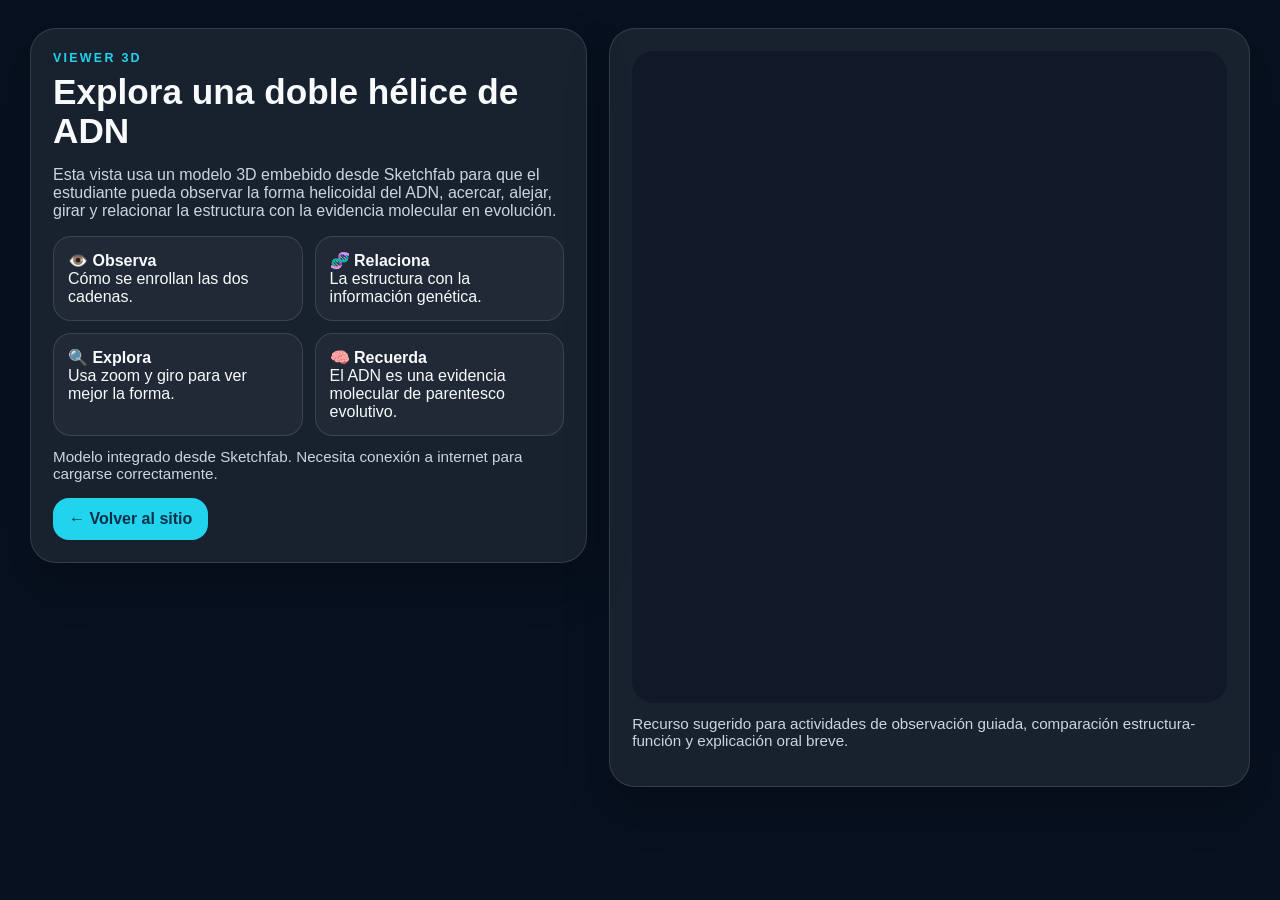
<file: viewer3d/index.html>
<!DOCTYPE html>
<html lang="es">
<head>
  <meta charset="UTF-8">
  <meta name="viewport" content="width=device-width, initial-scale=1.0">
  <title>Viewer 3D | ADN en Sketchfab</title>
  <style>
    :root{
      --bg:#07111f;
      --surface:rgba(255,255,255,.07);
      --line:rgba(255,255,255,.12);
      --text:#f8fafc;
      --muted:#cbd5e1;
      --primary:#22d3ee;
      --secondary:#34d399;
      --shadow:0 22px 44px rgba(0,0,0,.24);
    }
    *{box-sizing:border-box}
    body{margin:0;font-family:Inter,Arial,sans-serif;background:var(--bg);color:var(--text)}
    .wrap{width:min(1220px,calc(100% - 32px));margin:0 auto;padding:28px 0}
    .hero{display:grid;grid-template-columns:1fr 1.15fr;gap:22px;align-items:start}
    .panel{background:var(--surface);border:1px solid var(--line);border-radius:26px;padding:22px;box-shadow:var(--shadow)}
    .eyebrow{margin:0 0 8px;color:var(--primary);font-weight:900;text-transform:uppercase;letter-spacing:.18em;font-size:.78rem}
    h1{margin:0 0 14px;font-size:2.2rem;line-height:1.1}
    p{color:var(--muted)}
    ul{padding-left:18px;color:var(--muted)}
    .btn{display:inline-flex;text-decoration:none;background:var(--primary);color:#082f49;padding:12px 16px;border-radius:16px;font-weight:800}
    .frame-wrap{position:relative;border-radius:22px;overflow:hidden;background:#111827;min-height:72vh}
    iframe{width:100%;height:72vh;border:0}
    .caption{margin-top:12px;font-size:.95rem;color:var(--muted)}
    .tip-grid{display:grid;grid-template-columns:repeat(2,1fr);gap:12px;margin-top:16px}
    .tip{border:1px solid var(--line);background:rgba(255,255,255,.04);border-radius:18px;padding:14px}
    @media (max-width: 900px){
      .hero{grid-template-columns:1fr}
      .frame-wrap, iframe{min-height:58vh;height:58vh}
      .tip-grid{grid-template-columns:1fr}
    }
  </style>
</head>
<body>
  <div class="wrap">
    <div class="hero">
      <section class="panel">
        <p class="eyebrow">Viewer 3D</p>
        <h1>Explora una doble hélice de ADN</h1>
        <p>
          Esta vista usa un modelo 3D embebido desde Sketchfab para que el estudiante pueda observar la forma helicoidal del ADN,
          acercar, alejar, girar y relacionar la estructura con la evidencia molecular en evolución.
        </p>
        <div class="tip-grid">
          <div class="tip"><strong>👁️ Observa</strong><br>Cómo se enrollan las dos cadenas.</div>
          <div class="tip"><strong>🧬 Relaciona</strong><br>La estructura con la información genética.</div>
          <div class="tip"><strong>🔍 Explora</strong><br>Usa zoom y giro para ver mejor la forma.</div>
          <div class="tip"><strong>🧠 Recuerda</strong><br>El ADN es una evidencia molecular de parentesco evolutivo.</div>
        </div>
        <p class="caption">
          Modelo integrado desde Sketchfab. Necesita conexión a internet para cargarse correctamente.
        </p>
        <a class="btn" href="../index.html#xr">← Volver al sitio</a>
      </section>

      <section class="panel">
        <div class="frame-wrap">
          <iframe
            title="DNA 3D viewer"
            frameborder="0"
            allowfullscreen
            allow="autoplay; fullscreen; xr-spatial-tracking"
            xr-spatial-tracking
            execution-while-out-of-viewport
            execution-while-not-rendered
            web-share
            src="https://sketchfab.com/models/547d42f6c0184232a945051b6952a39e/embed?autostart=1&autospin=0.2&preload=1&ui_theme=dark&ui_infos=0&ui_watermark=0&ui_annotations=0">
          </iframe>
        </div>
        <p class="caption">
          Recurso sugerido para actividades de observación guiada, comparación estructura-función y explicación oral breve.
        </p>
      </section>
    </div>
  </div>
</body>
</html>
</file>
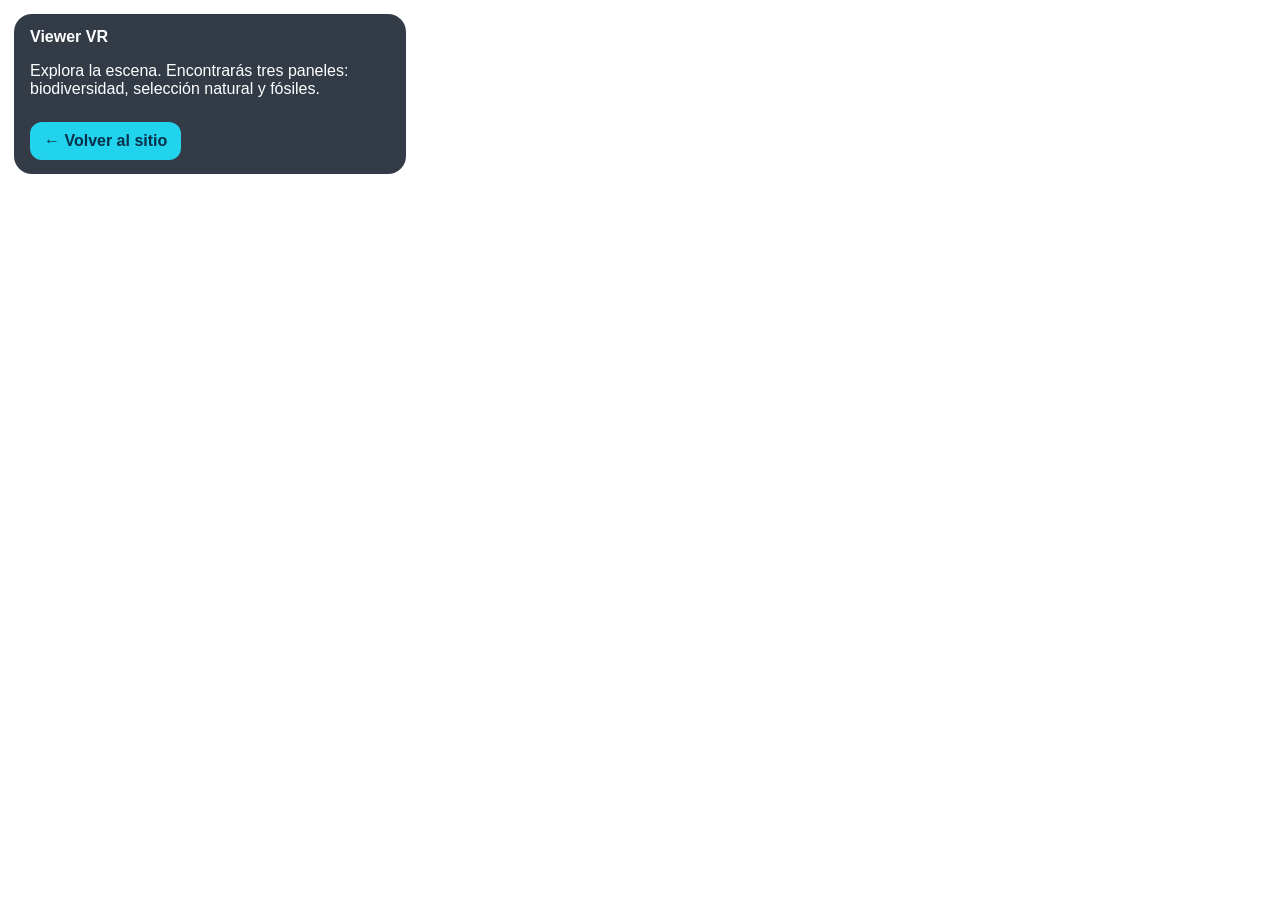
<file: viewerVR/index.html>
<!DOCTYPE html>
<html lang="es">
<head>
  <meta charset="UTF-8">
  <meta name="viewport" content="width=device-width, initial-scale=1.0">
  <title>Viewer VR | Biodiversidad</title>
  <script src="https://aframe.io/releases/1.5.0/aframe.min.js"></script>
  <style>
    body{margin:0;font-family:Inter,Arial,sans-serif}
    .overlay{
      position:fixed;top:14px;left:14px;z-index:3;
      background:rgba(7,17,31,.82);color:#fff;padding:14px 16px;border-radius:18px;max-width:360px
    }
    .overlay a{display:inline-block;margin-top:8px;background:#22d3ee;color:#082f49;padding:10px 14px;border-radius:12px;text-decoration:none;font-weight:800}
  </style>
</head>
<body>
  <div class="overlay">
    <strong>Viewer VR</strong>
    <p>Explora la escena. Encontrarás tres paneles: biodiversidad, selección natural y fósiles.</p>
    <a href="../index.html#xr">← Volver al sitio</a>
  </div>

  <a-scene background="color: #0b1220">
    <a-sky color="#10233e"></a-sky>
    <a-plane rotation="-90 0 0" width="26" height="26" color="#1f4d2a"></a-plane>

    <a-box position="-3 1.8 -4" depth="0.2" height="2.4" width="2.8" color="#1e293b"></a-box>
    <a-text value="Biodiversidad\nVariedad de genes,\nespecies y ecosistemas" position="-4.1 2.3 -3.88" color="#ffffff" width="4"></a-text>

    <a-box position="0 1.8 -6" depth="0.2" height="2.4" width="2.8" color="#1e293b"></a-box>
    <a-text value="Seleccion natural\nFavorece rasgos\nventajosos" position="-1.1 2.3 -5.88" color="#ffffff" width="4"></a-text>

    <a-box position="3 1.8 -4" depth="0.2" height="2.4" width="2.8" color="#1e293b"></a-box>
    <a-text value="Fosiles\nMuestran cambios\na lo largo del tiempo" position="1.95 2.3 -3.88" color="#ffffff" width="4"></a-text>

    <a-sphere position="-3 1 -4" radius="0.28" color="#22d3ee"></a-sphere>
    <a-sphere position="0 1 -6" radius="0.28" color="#34d399"></a-sphere>
    <a-sphere position="3 1 -4" radius="0.28" color="#f59e0b"></a-sphere>

    <a-entity position="0 1.6 2">
      <a-camera></a-camera>
    </a-entity>
  </a-scene>
</body>
</html>
</file>
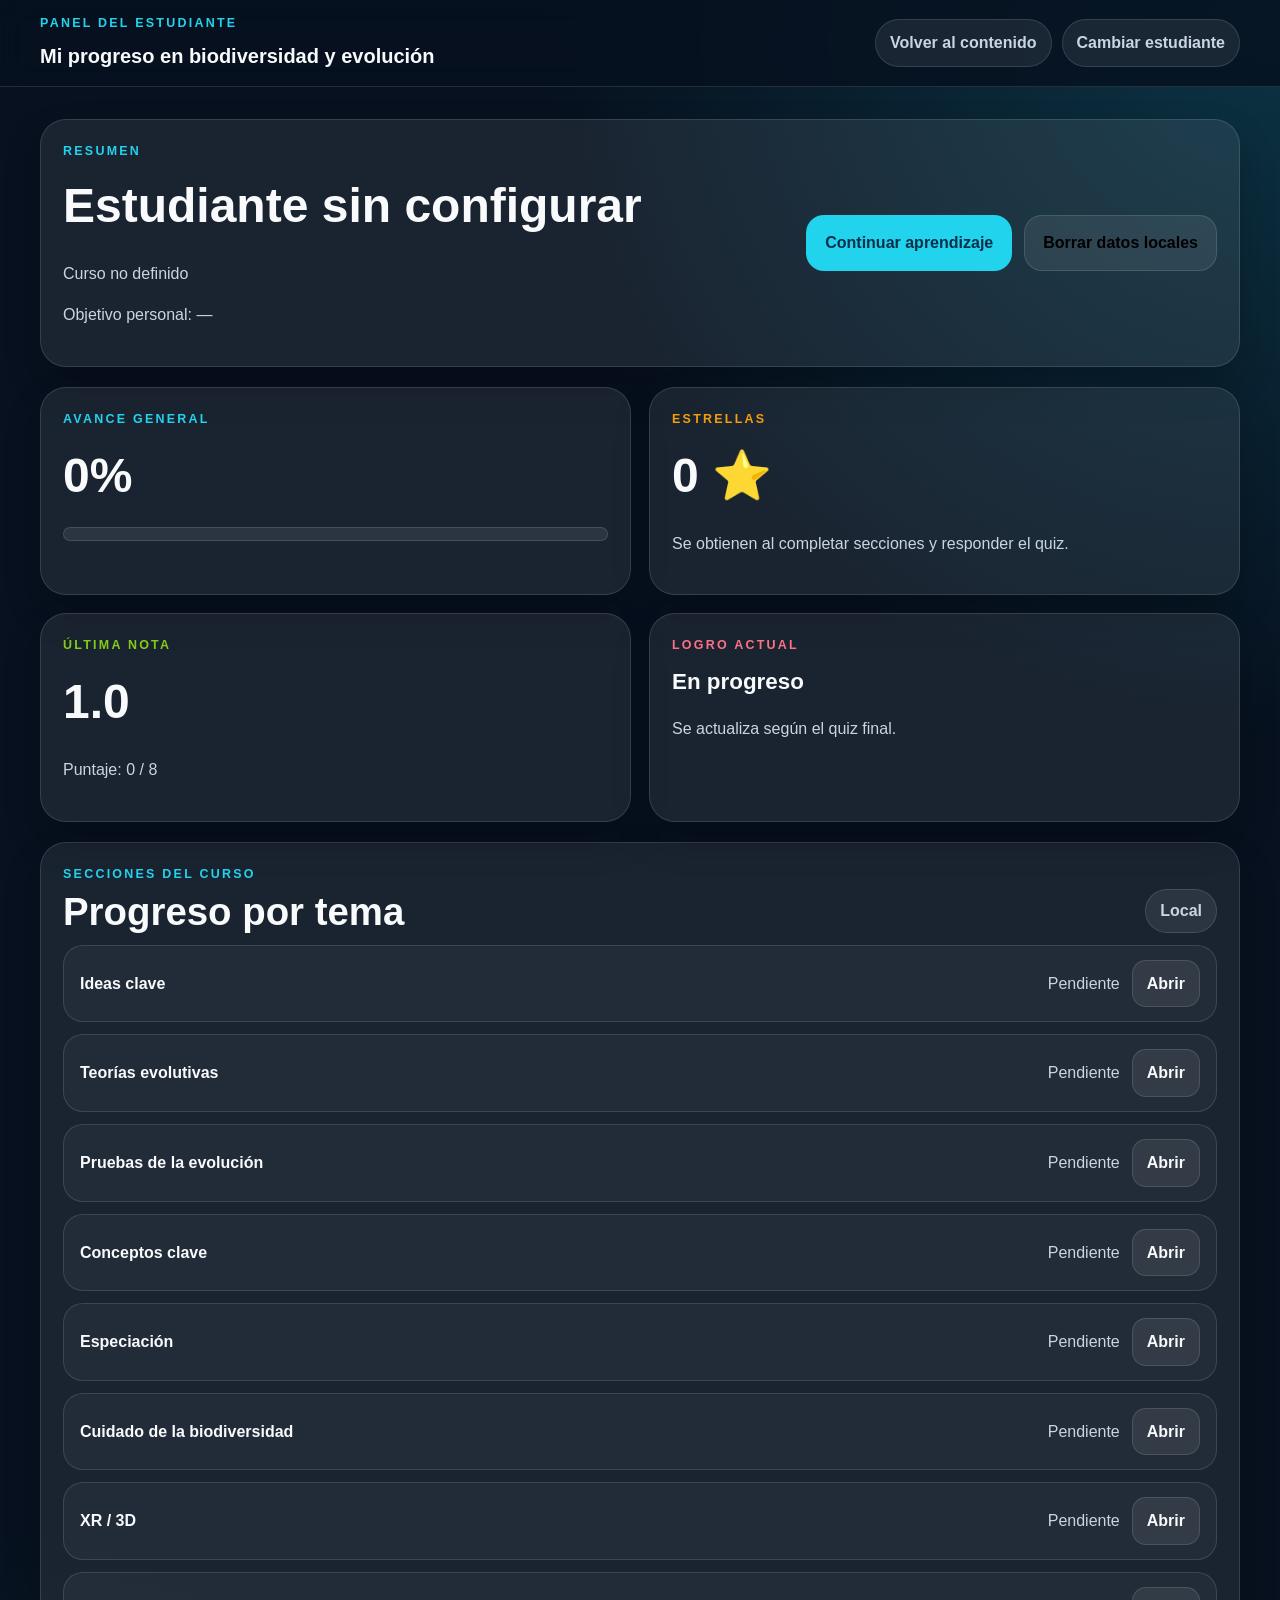
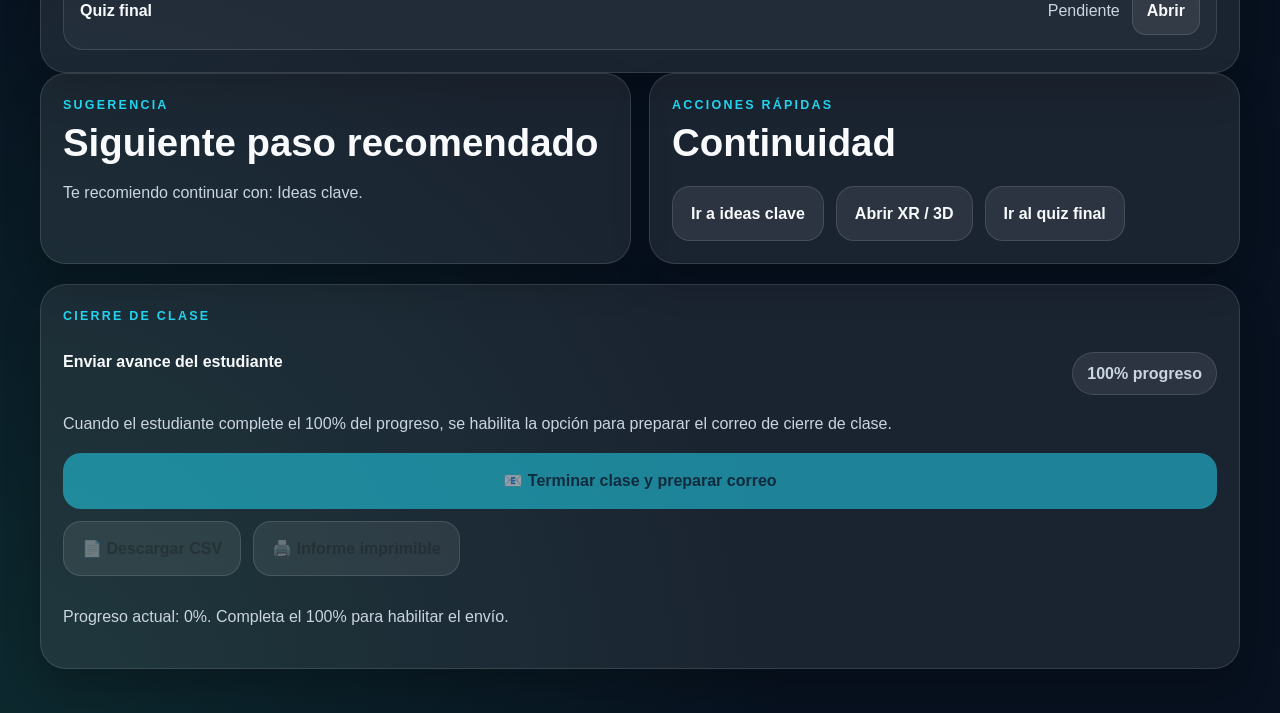
<file: dashboard.html>
<!DOCTYPE html>
<html lang="es">
<head>
  <meta charset="UTF-8">
  <meta name="viewport" content="width=device-width, initial-scale=1.0">
  <title>Panel del estudiante | Plataforma Biodiversidad</title>
  <link rel="stylesheet" href="assets/css/styles.css">
</head>
<body class="ultra-visual">
  <header class="site-header">
    <div class="container topbar">
      <div class="brand">
        <p class="eyebrow">Panel del estudiante</p>
        <h1>Mi progreso en biodiversidad y evolución</h1>
      </div>
      <nav class="nav" aria-label="Navegación principal">
        <a href="index.html">Volver al contenido</a>
        <a href="login.html">Cambiar estudiante</a>
      </nav>
    </div>
  </header>

  <main class="dashboard-page container">
    <section class="dashboard-hero panel">
      <div>
        <p class="eyebrow cyan">Resumen</p>
        <h2 id="dashStudentName">Estudiante</h2>
        <p class="muted" id="dashStudentCourse">Curso</p>
        <p class="muted" id="dashStudentGoal">Objetivo personal: —</p>
      </div>
      <div class="dashboard-hero-actions">
        <a class="btn btn-primary" href="index.html">Continuar aprendizaje</a>
        <button class="btn btn-secondary" type="button" id="logoutBtn">Borrar datos locales</button>
      </div>
    </section>

    <section class="dashboard-grid">
      <article class="panel dashboard-metric">
        <p class="eyebrow">Avance general</p>
        <div class="big-number" id="dashOverallProgress">0%</div>
        <div class="quiz-progress"><div class="quiz-progress-bar" id="dashOverallBar" style="width:0%"></div></div>
      </article>
      <article class="panel dashboard-metric">
        <p class="eyebrow amber">Estrellas</p>
        <div class="big-number" id="dashStars">0 ⭐</div>
        <p class="muted">Se obtienen al completar secciones y responder el quiz.</p>
      </article>
      <article class="panel dashboard-metric">
        <p class="eyebrow lime">Última nota</p>
        <div class="big-number" id="dashGrade">1.0</div>
        <p class="muted" id="dashScoreLine">Puntaje: 0 / 8</p>
      </article>
      <article class="panel dashboard-metric">
        <p class="eyebrow rose">Logro actual</p>
        <div class="big-number badge-box" id="dashBadge">En progreso</div>
        <p class="muted">Se actualiza según el quiz final.</p>
      </article>
    </section>

    <section class="panel">
      <div class="section-head compact">
        <div>
          <p class="eyebrow">Secciones del curso</p>
          <h3>Progreso por tema</h3>
        </div>
        <span class="pill">Local</span>
      </div>
      <div class="topic-list" id="topicList"></div>
    </section>

    <section class="dashboard-grid">
      <article class="panel">
        <div class="section-head compact">
          <div>
            <p class="eyebrow cyan">Sugerencia</p>
            <h3>Siguiente paso recomendado</h3>
          </div>
        </div>
        <p class="muted" id="dashRecommendation">Completa una sección para recibir una recomendación.</p>
      </article>
      <article class="panel">
        <div class="section-head compact">
          <div>
            <p class="eyebrow">Acciones rápidas</p>
            <h3>Continuidad</h3>
          </div>
        </div>
        <div class="cta-group">
          <a class="btn btn-secondary" href="index.html#ideas">Ir a ideas clave</a>
          <a class="btn btn-secondary" href="index.html#xr">Abrir XR / 3D</a>
          <a class="btn btn-secondary" href="index.html#quiz">Ir al quiz final</a>
        </div>
      </article>
    </section>
  
        <section class="panel finish-class-panel">
          <div class="section-head compact">
            <div>
              <p class="eyebrow">Cierre de clase</p>
              <h4>Enviar avance del estudiante</h4>
            </div>
            <span class="pill">100% progreso</span>
          </div>
          <p class="muted">Cuando el estudiante complete el 100% del progreso, se habilita la opción para preparar el correo de cierre de clase.</p>
          <div class="finish-actions">
            <button type="button" class="btn btn-primary" id="finishClassBtn" disabled>📧 Terminar clase y preparar correo</button>
            <div class="finish-secondary-actions">
              <button type="button" class="btn btn-secondary" id="reportCsvBtn" disabled>📄 Descargar CSV</button>
              <button type="button" class="btn btn-secondary" id="reportPrintBtn" disabled>🖨️ Informe imprimible</button>
            </div>
            <p class="muted" id="finishClassMsg">Completa primero todas las secciones o llega al 100%.</p>
          </div>
        </section>
        
</main>

  <script src="assets/js/app.js"></script>
</body>
</html>
</file>
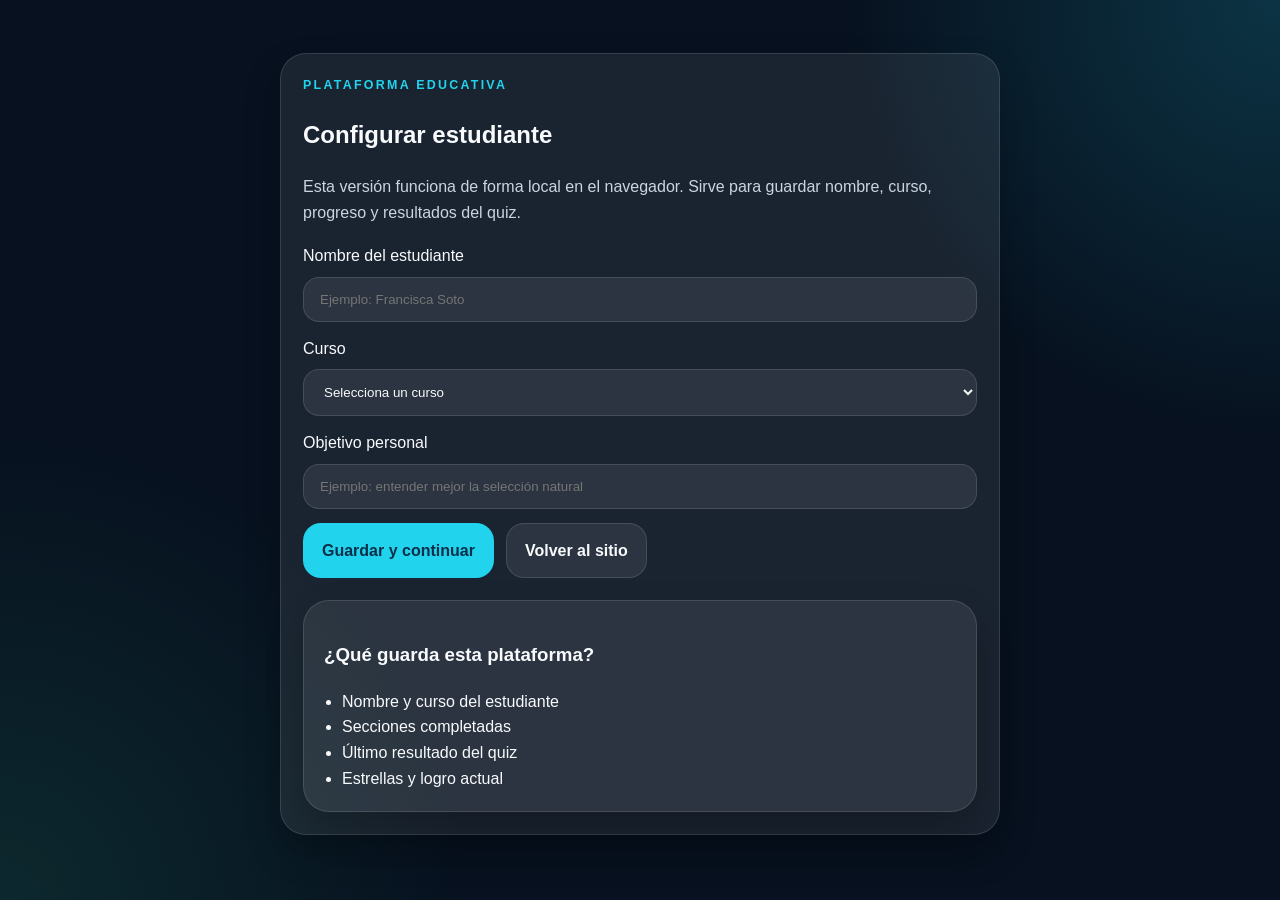
<file: login.html>
<!DOCTYPE html>
<html lang="es">
<head>
  <meta charset="UTF-8">
  <meta name="viewport" content="width=device-width, initial-scale=1.0">
  <title>Ingreso del estudiante | Plataforma Biodiversidad</title>
  <link rel="stylesheet" href="assets/css/styles.css">
</head>
<body class="ultra-visual">
  <main class="auth-page">
    <section class="auth-card panel">
      <p class="eyebrow">Plataforma educativa</p>
      <h1>Configurar estudiante</h1>
      <p class="muted">Esta versión funciona de forma local en el navegador. Sirve para guardar nombre, curso, progreso y resultados del quiz.</p>
      <form id="studentLoginForm" class="auth-form">
        <label>
          <span>Nombre del estudiante</span>
          <input type="text" id="studentNameInput" placeholder="Ejemplo: Francisca Soto" required>
        </label>
        <label>
          <span>Curso</span>
          <select id="studentCourseInput" required>
            <option value="">Selecciona un curso</option>
            <option>1° Medio</option>
            <option>2° Medio</option>
            <option>3° Medio</option>
            <option>4° Medio</option>
          </select>
        </label>
        <label>
          <span>Objetivo personal</span>
          <input type="text" id="studentGoalInput" placeholder="Ejemplo: entender mejor la selección natural">
        </label>
        <div class="auth-actions">
          <button type="submit" class="btn btn-primary">Guardar y continuar</button>
          <a class="btn btn-secondary" href="index.html">Volver al sitio</a>
        </div>
      </form>
      <div class="auth-preview card">
        <h3>¿Qué guarda esta plataforma?</h3>
        <ul class="clean-list">
          <li>Nombre y curso del estudiante</li>
          <li>Secciones completadas</li>
          <li>Último resultado del quiz</li>
          <li>Estrellas y logro actual</li>
        </ul>
      </div>
    </section>
  </main>
  <script src="assets/js/app.js"></script>

<script>
document.addEventListener('DOMContentLoaded', () => {
  const form = document.querySelector('form');
  if (!form) return;
  form.addEventListener('submit', () => {
    const nombre = document.querySelector('#nombre, #name, input[name="nombre"], input[name="name"]')?.value || '';
    const curso = document.querySelector('#curso, #course, input[name="curso"], input[name="course"]')?.value || '';
    const objetivo = document.querySelector('#objetivo, #goal, input[name="objetivo"], input[name="goal"]')?.value || '';
    localStorage.setItem('studentProfile', JSON.stringify({ nombre, curso, objetivo }));
  });
});
</script>

</body>
</html>
</file>
<file: assets/css/styles.css>
:root {
  --bg: #07111f;
  --surface: rgba(255,255,255,0.08);
  --surface-strong: rgba(255,255,255,0.12);
  --line: rgba(255,255,255,0.12);
  --text: #f8fafc;
  --muted: #cbd5e1;
  --primary: #22d3ee;
  --secondary: #34d399;
  --accent: #f59e0b;
  --rose: #fb7185;
  --lime: #84cc16;
  --shadow: 0 22px 44px rgba(0,0,0,0.24);
  --radius: 26px;
  --font-scale: 1;
  --line-scale: 1.6;
  --content-width: min(1200px, calc(100% - 32px));
}

body.light {
  --bg: #f8fafc;
  --surface: rgba(255,255,255,0.95);
  --surface-strong: #ffffff;
  --line: rgba(15,23,42,0.08);
  --text: #0f172a;
  --muted: #475569;
  --shadow: 0 18px 36px rgba(15,23,42,0.08);
}

body.contrast {
  --bg: #000000;
  --surface: #121212;
  --surface-strong: #1b1b1b;
  --line: #ffffff;
  --text: #ffffff;
  --muted: #f3f4f6;
  --primary: #00ffff;
  --secondary: #00ff95;
  --accent: #ffd400;
  --rose: #ff5d5d;
  --lime: #c7ff3d;
}

body.dyslexia {
  font-family: Verdana, Arial, sans-serif;
  letter-spacing: 0.02em;
  word-spacing: 0.06em;
}

body.spacious {
  --line-scale: 1.95;
}

body.focus-mode main {
  max-width: 980px;
  margin: 0 auto;
}

body.hide-images img,
body.hide-images .image-card img,
body.hide-images .stack-card img,
body.hide-images .hero-main-image {
  display: none !important;
}

* { box-sizing: border-box; }
html { scroll-behavior: smooth; }
body {
  margin: 0;
  color: var(--text);
  background:
    radial-gradient(circle at top right, rgba(34,211,238,.18), transparent 28%),
    radial-gradient(circle at bottom left, rgba(52,211,153,.12), transparent 30%),
    var(--bg);
  font-family: Inter, Arial, Helvetica, sans-serif;
  font-size: calc(16px * var(--font-scale));
  line-height: var(--line-scale);
}
img { max-width: 100%; display: block; }
a { color: inherit; }
button { font: inherit; }
.container { width: var(--content-width); margin: 0 auto; }
.skip-link {
  position: absolute;
  left: 16px;
  top: -100px;
  background: #ffffff;
  color: #000000;
  padding: 10px 14px;
  border-radius: 12px;
  z-index: 100;
}
.skip-link:focus { top: 16px; }
.site-header {
  position: sticky;
  top: 0;
  z-index: 30;
  backdrop-filter: blur(14px);
  background: color-mix(in srgb, var(--bg) 84%, transparent);
  border-bottom: 1px solid var(--line);
}
.topbar {
  display: flex;
  justify-content: space-between;
  align-items: center;
  gap: 16px;
  padding: 14px 0;
  flex-wrap: wrap;
}
.brand h1 { margin: 0; font-size: 1.25rem; }
.nav { display: flex; gap: 10px; flex-wrap: wrap; }
.nav a {
  text-decoration: none;
  border: 1px solid var(--line);
  background: var(--surface);
  padding: 10px 14px;
  border-radius: 999px;
  color: var(--muted);
  font-weight: 700;
}
.eyebrow {
  margin: 0 0 6px;
  color: var(--primary);
  text-transform: uppercase;
  letter-spacing: .18em;
  font-size: .78rem;
  font-weight: 900;
}
.eyebrow.amber { color: var(--accent); }
.eyebrow.cyan { color: var(--primary); }
.eyebrow.lime { color: var(--lime); }
.eyebrow.rose { color: var(--rose); }
.hero { padding: 56px 0 28px; }
.hero-grid,
.grid { display: grid; gap: 20px; }
.hero-grid { grid-template-columns: 1.05fr .95fr; align-items: start; }
.grid-2 { grid-template-columns: repeat(2, 1fr); }
.grid-3 { grid-template-columns: repeat(3, 1fr); }
.grid-4 { grid-template-columns: repeat(4, 1fr); }
.badge {
  display: inline-flex;
  align-items: center;
  gap: 8px;
  background: rgba(34,211,238,.12);
  border: 1px solid rgba(34,211,238,.24);
  color: var(--primary);
  padding: 10px 16px;
  border-radius: 999px;
  font-weight: 800;
}
.hero h2 {
  margin: 18px 0;
  font-size: clamp(2.2rem, 5vw, 4.5rem);
  line-height: 1.08;
}
.hero h2 span {
  background: linear-gradient(90deg, #67e8f9, #86efac, #fcd34d);
  -webkit-background-clip: text;
  background-clip: text;
  color: transparent;
}
.hero p { color: var(--muted); max-width: 72ch; }
.cta-group { display: flex; gap: 12px; flex-wrap: wrap; margin-top: 22px; }
.btn {
  display: inline-flex;
  align-items: center;
  justify-content: center;
  text-decoration: none;
  padding: 14px 18px;
  border-radius: 18px;
  border: 1px solid var(--line);
  font-weight: 800;
}
.btn-primary {
  background: var(--primary);
  color: #082f49;
  border-color: transparent;
}
.btn-secondary { background: var(--surface); }
.hero-highlights { display: grid; grid-template-columns: repeat(2, minmax(0,1fr)); gap: 10px; margin-top: 22px; }
.mini-card,
.card,
.panel,
.step,
.threat,
.answer,
.pill,
.tool-btn {
  border: 1px solid var(--line);
  background: var(--surface);
  border-radius: var(--radius);
}
.mini-card { padding: 14px 16px; font-weight: 700; }
.panel,
.card { box-shadow: var(--shadow); }
.panel { padding: 22px; }
.card { padding: 20px; }
.hero-main-image,
.image-card img,
.image-panel img,
.compare-image img {
  width: 100%;
  aspect-ratio: 16 / 10;
  object-fit: cover;
  border-radius: 22px;
}
.image-stack { display: grid; gap: 14px; }
.stack-row { display: grid; grid-template-columns: repeat(2, 1fr); gap: 14px; }
.stack-card { background: var(--surface); border: 1px solid var(--line); border-radius: 22px; overflow: hidden; }
.stack-card img { width: 100%; aspect-ratio: 4 / 3; object-fit: cover; }
.stack-card p { margin: 0; padding: 12px 14px; font-weight: 700; }
.section { padding: 28px 0; }
.section-tinted { background: linear-gradient(180deg, rgba(255,255,255,.02), rgba(255,255,255,.01)); }
.section-head {
  display: flex;
  justify-content: space-between;
  align-items: end;
  gap: 16px;
  margin-bottom: 18px;
  flex-wrap: wrap;
}
.section-head h3 { margin: 0; font-size: clamp(1.8rem, 3vw, 3rem); line-height: 1.1; }
.pill {
  padding: 8px 14px;
  border-radius: 999px;
  color: var(--muted);
  font-weight: 700;
}
.num {
  width: 48px;
  height: 48px;
  display: grid;
  place-items: center;
  border-radius: 16px;
  font-weight: 900;
  color: #082f49;
  background: linear-gradient(135deg, var(--primary), var(--secondary));
  margin-bottom: 12px;
}
.icon { font-size: 2rem; }
.muted { color: var(--muted); }
.theory-card h4,
.image-card-content h4,
.card h4 { margin-top: 0; }
.compare {
  display: grid;
  grid-template-columns: 1.1fr .9fr;
  gap: 20px;
  align-items: center;
  margin-top: 20px;
  background: linear-gradient(135deg, rgba(245,158,11,.12), rgba(255,255,255,.04), rgba(52,211,153,.08));
}
.compare-grid { margin-top: 14px; }
.compare-card.positive { border-color: rgba(52,211,153,.35); }
.caption { margin: 10px 0 0; color: var(--muted); font-size: .95rem; }
.feature-grid,
.speciation-grid,
.footer-grid { align-items: start; }
.clean-list { margin: 0; padding-left: 18px; }
.callout {
  margin-top: 14px;
  padding: 14px 16px;
  border-radius: 18px;
  background: rgba(34,211,238,.08);
  border: 1px solid rgba(34,211,238,.24);
}
.image-card { overflow: hidden; padding: 0; }
.image-card img { border-radius: 0; }
.image-card-content { padding: 18px; }
.steps-col { display: grid; gap: 12px; }
.step {
  display: flex;
  gap: 14px;
  padding: 16px;
  align-items: start;
}
.step p { margin: 0; }
.step-num {
  min-width: 42px;
  height: 42px;
  display: grid;
  place-items: center;
  border-radius: 14px;
  background: linear-gradient(135deg, #bef264, #10b981);
  color: #052e16;
  font-weight: 900;
}
.threats { margin-top: 20px; }
.threat-grid { display: grid; grid-template-columns: repeat(2, 1fr); gap: 12px; }
.threat { padding: 14px 16px; }
.quiz-card { display: grid; gap: 10px; align-content: start; }
.answer {
  text-align: left;
  padding: 12px 14px;
  color: var(--text);
  cursor: pointer;
}
.answer.correct {
  border-color: rgba(52,211,153,.4);
  background: rgba(52,211,153,.14);
}
.answer.wrong {
  border-color: rgba(251,113,133,.4);
  background: rgba(251,113,133,.12);
}
.feedback { min-height: 24px; margin: 4px 0 0; font-weight: 700; }
.two-cols { columns: 2; column-gap: 28px; }
.site-footer { padding: 30px 0 44px; border-top: 1px solid var(--line); }
.footer-grid { display: grid; grid-template-columns: repeat(2, 1fr); gap: 18px; }
.a11y-toggle {
  position: fixed;
  right: 18px;
  bottom: 18px;
  width: 62px;
  height: 62px;
  border: 0;
  border-radius: 50%;
  background: linear-gradient(135deg, var(--primary), var(--secondary));
  color: #06223a;
  font-size: 1.4rem;
  font-weight: 900;
  cursor: pointer;
  box-shadow: var(--shadow);
  z-index: 60;
}
.a11y-panel {
  position: fixed;
  right: 18px;
  bottom: 92px;
  width: min(360px, calc(100% - 36px));
  padding: 16px;
  background: var(--surface-strong);
  border: 1px solid var(--line);
  border-radius: 24px;
  box-shadow: var(--shadow);
  z-index: 59;
}
.tool-grid { display: grid; grid-template-columns: repeat(2, 1fr); gap: 10px; }
.tool-btn {
  padding: 12px;
  color: var(--text);
  cursor: pointer;
}
.tool-btn-full { grid-column: 1 / -1; }
.access-panel { padding-top: 8px; }

@media (max-width: 1024px) {
  .hero-grid,
  .grid-4,
  .grid-3,
  .compare,
  .footer-grid { grid-template-columns: 1fr 1fr; }
}

@media (max-width: 760px) {
  .nav { display: none; }
  .hero-grid,
  .grid-4,
  .grid-3,
  .grid-2,
  .compare,
  .footer-grid,
  .threat-grid,
  .stack-row { grid-template-columns: 1fr; }
  .hero-highlights { grid-template-columns: 1fr; }
  .topbar { align-items: start; }
  .two-cols { columns: 1; }
}


/* Mejoras de contenido */
.section-head.compact { margin-bottom: 12px; }
.concept-grid,
.route-grid,
.quiz-grid-pro { align-items: stretch; }
.concept-card h4,
.scenario-card h4,
.route-card p { margin-top: 0; }
.lesson-panel { margin-top: 20px; }
.route-card {
  border: 1px solid var(--line);
  background: linear-gradient(180deg, rgba(34,211,238,.08), rgba(255,255,255,.03));
  border-radius: 22px;
  padding: 18px;
  min-height: 140px;
}
.route-num {
  display: inline-grid;
  place-items: center;
  width: 40px;
  height: 40px;
  margin-bottom: 12px;
  border-radius: 12px;
  background: linear-gradient(135deg, var(--primary), var(--secondary));
  color: #082f49;
  font-weight: 900;
}
.scenario-card {
  position: relative;
  overflow: hidden;
}
.scenario-card::after {
  content: "";
  position: absolute;
  inset: auto -10% -60% auto;
  width: 140px;
  height: 140px;
  background: radial-gradient(circle, rgba(34,211,238,.16), transparent 70%);
  pointer-events: none;
}

/* Quiz pro */
.quiz-header,
.quiz-actions {
  display: grid;
  gap: 18px;
  grid-template-columns: 1.2fr .8fr;
  align-items: center;
  margin-bottom: 18px;
}
.quiz-status { display: grid; gap: 10px; }
.quiz-progress {
  height: 14px;
  border-radius: 999px;
  background: rgba(255,255,255,.08);
  border: 1px solid var(--line);
  overflow: hidden;
}
.quiz-progress-bar {
  height: 100%;
  width: 0%;
  background: linear-gradient(90deg, var(--primary), var(--secondary));
  transition: width .25s ease;
}
.quiz-card.answered {
  outline: 2px solid rgba(34,211,238,.2);
}
.result-box {
  border: 1px solid var(--line);
  background: rgba(255,255,255,.04);
  border-radius: 22px;
  padding: 16px 18px;
}
.result-box p { margin: 0 0 8px; }
.result-box p:last-child { margin-bottom: 0; }
.result-buttons {
  display: flex;
  gap: 12px;
  flex-wrap: wrap;
}
.quiz-action-btn { cursor: pointer; }
.feedback.ok { color: #86efac; }
.feedback.bad { color: #fda4af; }

@media (max-width: 1024px) {
  .quiz-header,
  .quiz-actions {
    grid-template-columns: 1fr;
  }
}

@media (max-width: 760px) {
  .quiz-grid-pro {
    grid-template-columns: 1fr;
  }
}


/* Upgrade profesional XR + gamificación */
code {
  padding: 2px 8px;
  border-radius: 999px;
  background: rgba(255,255,255,.08);
  border: 1px solid var(--line);
  font-size: .92em;
}
.support-card,
.xr-card {
  min-height: 220px;
}
.xr-btn {
  margin-top: 10px;
}
.simulator-panel {
  margin-top: 24px;
}
.simulator-grid {
  display: grid;
  grid-template-columns: 1fr .9fr;
  gap: 18px;
  align-items: center;
}
.sim-stage {
  position: relative;
  min-height: 320px;
  border-radius: 24px;
  border: 1px solid var(--line);
  background: linear-gradient(135deg, #8b7355, #5b4634);
  overflow: hidden;
}
.sim-stage.dark-env {
  background: linear-gradient(135deg, #2f3640, #111827);
}
.sim-stage.light-env {
  background: linear-gradient(135deg, #d8c3a5, #f6ead6);
}
.moth {
  position: absolute;
  font-size: 3.2rem;
  transition: all .3s ease;
  filter: drop-shadow(0 10px 18px rgba(0,0,0,.18));
}
.moth-light {
  left: 22%;
  top: 36%;
}
.moth-dark {
  right: 22%;
  top: 48%;
}
.sim-controls {
  display: grid;
  gap: 14px;
}
.sim-controls input[type="range"] {
  width: 100%;
}
.sim-stats {
  display: grid;
  grid-template-columns: repeat(2, 1fr);
  gap: 12px;
}
.stat-card {
  border: 1px solid var(--line);
  background: var(--surface);
  border-radius: 20px;
  padding: 14px;
}
.stat-card span {
  display: block;
  color: var(--muted);
  margin-bottom: 6px;
}
.stat-card strong {
  font-size: 1.4rem;
}
.guided-active .section,
.guided-active .site-footer {
  opacity: .22;
  pointer-events: none;
  transition: opacity .2s ease;
}
.guided-active .guided-current {
  opacity: 1 !important;
  pointer-events: auto !important;
  outline: 2px solid rgba(34,211,238,.35);
  border-radius: 28px;
}
.guided-controls {
  position: fixed;
  left: 18px;
  bottom: 18px;
  z-index: 65;
  display: none;
  gap: 10px;
  flex-wrap: wrap;
}
.guided-active .guided-controls {
  display: flex;
}
.guided-chip {
  border: 1px solid var(--line);
  background: var(--surface-strong);
  border-radius: 999px;
  padding: 10px 14px;
  box-shadow: var(--shadow);
  font-weight: 700;
}
.guided-controls .btn {
  cursor: pointer;
}
.quiz-grid-pro .quiz-card {
  min-height: 280px;
}
.result-box strong,
.result-box span {
  vertical-align: middle;
}
.xr-grid .card,
.concept-grid .card {
  box-shadow: var(--shadow);
}

@media (max-width: 1024px) {
  .simulator-grid {
    grid-template-columns: 1fr;
  }
}

@media (max-width: 760px) {
  .guided-controls {
    left: 10px;
    right: 10px;
    bottom: 12px;
  }
}


/* ===== Ultra visual PIE ===== */
.ultra-visual .card,
.ultra-visual .panel,
.ultra-visual .step,
.ultra-visual .mini-card,
.ultra-visual .threat,
.ultra-visual .answer {
  box-shadow: 0 18px 36px rgba(0,0,0,.22);
}

.visual-legend {
  background: linear-gradient(135deg, rgba(34,211,238,.10), rgba(52,211,153,.10), rgba(250,204,21,.08));
}
.legend-grid {
  display: grid;
  grid-template-columns: repeat(4, 1fr);
  gap: 12px;
}
.legend-item {
  padding: 14px 16px;
  border-radius: 18px;
  font-weight: 800;
  text-align: center;
  border: 1px solid var(--line);
}
.legend-concept { background: rgba(14,165,233,.18); color: #7dd3fc; }
.legend-example { background: rgba(34,197,94,.18); color: #86efac; }
.legend-warning { background: rgba(239,68,68,.18); color: #fca5a5; }
.legend-key { background: rgba(250,204,21,.22); color: #fde68a; }

.key {
  display: inline-block;
  padding: 2px 8px;
  border-radius: 10px;
  font-weight: 800;
  margin: 0 1px;
}
.key-bio { background: rgba(34,211,238,.18); color: #67e8f9; }
.key-concept { background: rgba(59,130,246,.18); color: #93c5fd; }
.key-evolution { background: rgba(168,85,247,.18); color: #d8b4fe; }
.key-action { background: rgba(52,211,153,.18); color: #86efac; }
.key-example { background: rgba(34,197,94,.18); color: #86efac; }
.key-selection { background: rgba(250,204,21,.22); color: #fde68a; }
.key-fossil { background: rgba(251,146,60,.22); color: #fdba74; }
.key-warning { background: rgba(239,68,68,.18); color: #fca5a5; }
.key-speciation { background: rgba(132,204,22,.20); color: #d9f99d; }
.key-key { background: rgba(250,204,21,.22); color: #fde68a; }

body.contrast .key {
  background: #facc15;
  color: #000;
}
.idea-clave {
  margin: 0 0 18px;
  padding: 16px 18px;
  border-radius: 20px;
  background: linear-gradient(90deg, #facc15, #fde68a);
  color: #1e293b;
  font-weight: 900;
  box-shadow: var(--shadow);
}
.semantic-boxes {
  display: grid;
  grid-template-columns: repeat(4, 1fr);
  gap: 12px;
  margin-bottom: 18px;
}
.semantic-box {
  padding: 14px 16px;
  border-radius: 18px;
  font-weight: 800;
  border: 1px solid var(--line);
}
.semantic-box.concept { background: rgba(14,165,233,.18); color: #7dd3fc; }
.semantic-box.example { background: rgba(34,197,94,.18); color: #86efac; }
.semantic-box.warning { background: rgba(239,68,68,.18); color: #fca5a5; }
.semantic-box.keyline { background: rgba(250,204,21,.22); color: #fde68a; }

.quiz-card h4 {
  font-size: 1.08rem;
}
.answer {
  transition: transform .15s ease, background .15s ease, border-color .15s ease;
}
.answer:hover {
  transform: translateY(-1px);
  background: rgba(255,255,255,.10);
}
.answer.correct {
  background: linear-gradient(135deg, rgba(34,197,94,.92), rgba(22,163,74,.92));
  border-color: rgba(134,239,172,.7);
  color: #fff;
}
.answer.wrong {
  background: linear-gradient(135deg, rgba(239,68,68,.90), rgba(220,38,38,.90));
  border-color: rgba(252,165,165,.7);
  color: #fff;
}
.quiz-progress-bar {
  background: linear-gradient(90deg, #22d3ee, #34d399, #facc15);
}
.summary-grid {
  align-items: stretch;
}
.summary-card {
  text-align: center;
  min-height: 220px;
}
.summary-icon {
  font-size: 2.4rem;
  margin-bottom: 10px;
}

@media (max-width: 1024px) {
  .legend-grid,
  .semantic-boxes {
    grid-template-columns: repeat(2, 1fr);
  }
}

@media (max-width: 760px) {
  .legend-grid,
  .semantic-boxes {
    grid-template-columns: 1fr;
  }
}


/* Plataforma educativa local */
.student-appbar {
  border-bottom: 1px solid var(--line);
  background: rgba(255,255,255,.03);
}
.student-appbar-inner {
  display: flex;
  justify-content: space-between;
  align-items: center;
  gap: 14px;
  padding: 12px 0;
  flex-wrap: wrap;
}
.student-meta,
.student-actions {
  display: flex;
  gap: 10px;
  flex-wrap: wrap;
}
.student-chip {
  padding: 8px 12px;
  border-radius: 999px;
  border: 1px solid var(--line);
  background: var(--surface);
  font-weight: 700;
  color: var(--muted);
}
.compact-btn {
  padding: 10px 14px;
  border-radius: 14px;
}
.dashboard-callout {
  margin-top: 20px;
}
.small-title {
  margin: 0 0 8px;
  font-size: 1.2rem;
}
.track-actions {
  display: flex;
  gap: 10px;
  flex-wrap: wrap;
  margin-top: 16px;
}
.track-actions .btn {
  cursor: pointer;
}
.track-complete-btn.done {
  background: rgba(52,211,153,.16);
  border-color: rgba(52,211,153,.4);
  color: #86efac;
}
.track-read-btn {
  background: var(--surface);
}
.section-status {
  display: inline-flex;
  align-items: center;
  gap: 8px;
  margin-top: 12px;
  padding: 8px 12px;
  border-radius: 999px;
  background: rgba(255,255,255,.04);
  border: 1px solid var(--line);
  color: var(--muted);
  font-size: .95rem;
}
.auth-page,
.dashboard-page {
  padding: 32px 0 44px;
}
.auth-page {
  min-height: 100vh;
  display: grid;
  place-items: center;
}
.auth-card {
  width: min(720px, calc(100% - 32px));
}
.auth-form {
  display: grid;
  gap: 14px;
  margin: 18px 0 22px;
}
.auth-form label {
  display: grid;
  gap: 8px;
}
.auth-form input,
.auth-form select {
  width: 100%;
  padding: 14px 16px;
  border-radius: 16px;
  border: 1px solid var(--line);
  background: var(--surface);
  color: var(--text);
}
.auth-actions {
  display: flex;
  gap: 12px;
  flex-wrap: wrap;
}
.auth-preview {
  margin-top: 8px;
}
.dashboard-hero {
  display: grid;
  grid-template-columns: 1.1fr .9fr;
  gap: 18px;
  align-items: center;
  margin-bottom: 20px;
}
.dashboard-hero h2 {
  margin: 0 0 8px;
  font-size: clamp(2rem, 4vw, 3rem);
}
.dashboard-hero-actions {
  display: flex;
  gap: 12px;
  flex-wrap: wrap;
  justify-content: flex-end;
}
.dashboard-grid {
  display: grid;
  grid-template-columns: repeat(2, 1fr);
  gap: 18px;
  margin-bottom: 20px;
}
.dashboard-metric {
  min-height: 180px;
}
.big-number {
  font-size: clamp(2rem, 4vw, 3rem);
  font-weight: 900;
  margin: 8px 0 12px;
}
.badge-box {
  font-size: 1.4rem;
}
.topic-list {
  display: grid;
  gap: 12px;
}
.topic-item {
  display: grid;
  grid-template-columns: 1fr auto auto;
  gap: 12px;
  align-items: center;
  padding: 14px 16px;
  border-radius: 20px;
  border: 1px solid var(--line);
  background: rgba(255,255,255,.04);
}
.topic-item-name {
  font-weight: 800;
}
.topic-item-status {
  color: var(--muted);
}
.topic-item.done {
  border-color: rgba(52,211,153,.4);
  background: rgba(52,211,153,.08);
}
.hidden-soft {
  display: none !important;
}

@media (max-width: 1024px) {
  .dashboard-hero,
  .dashboard-grid {
    grid-template-columns: 1fr;
  }
  .dashboard-hero-actions {
    justify-content: flex-start;
  }
}

@media (max-width: 760px) {
  .topic-item {
    grid-template-columns: 1fr;
  }
}


/* Cierre de clase / correo */
.finish-class-panel {
  margin-top: 18px;
}
.finish-actions {
  display: grid;
  gap: 12px;
  align-items: start;
}
#finishClassBtn[disabled] {
  opacity: .55;
  cursor: not-allowed;
}
.finish-class-panel .btn {
  cursor: pointer;
}


.finish-secondary-actions {
  display: flex;
  gap: 12px;
  flex-wrap: wrap;
}
</file>
